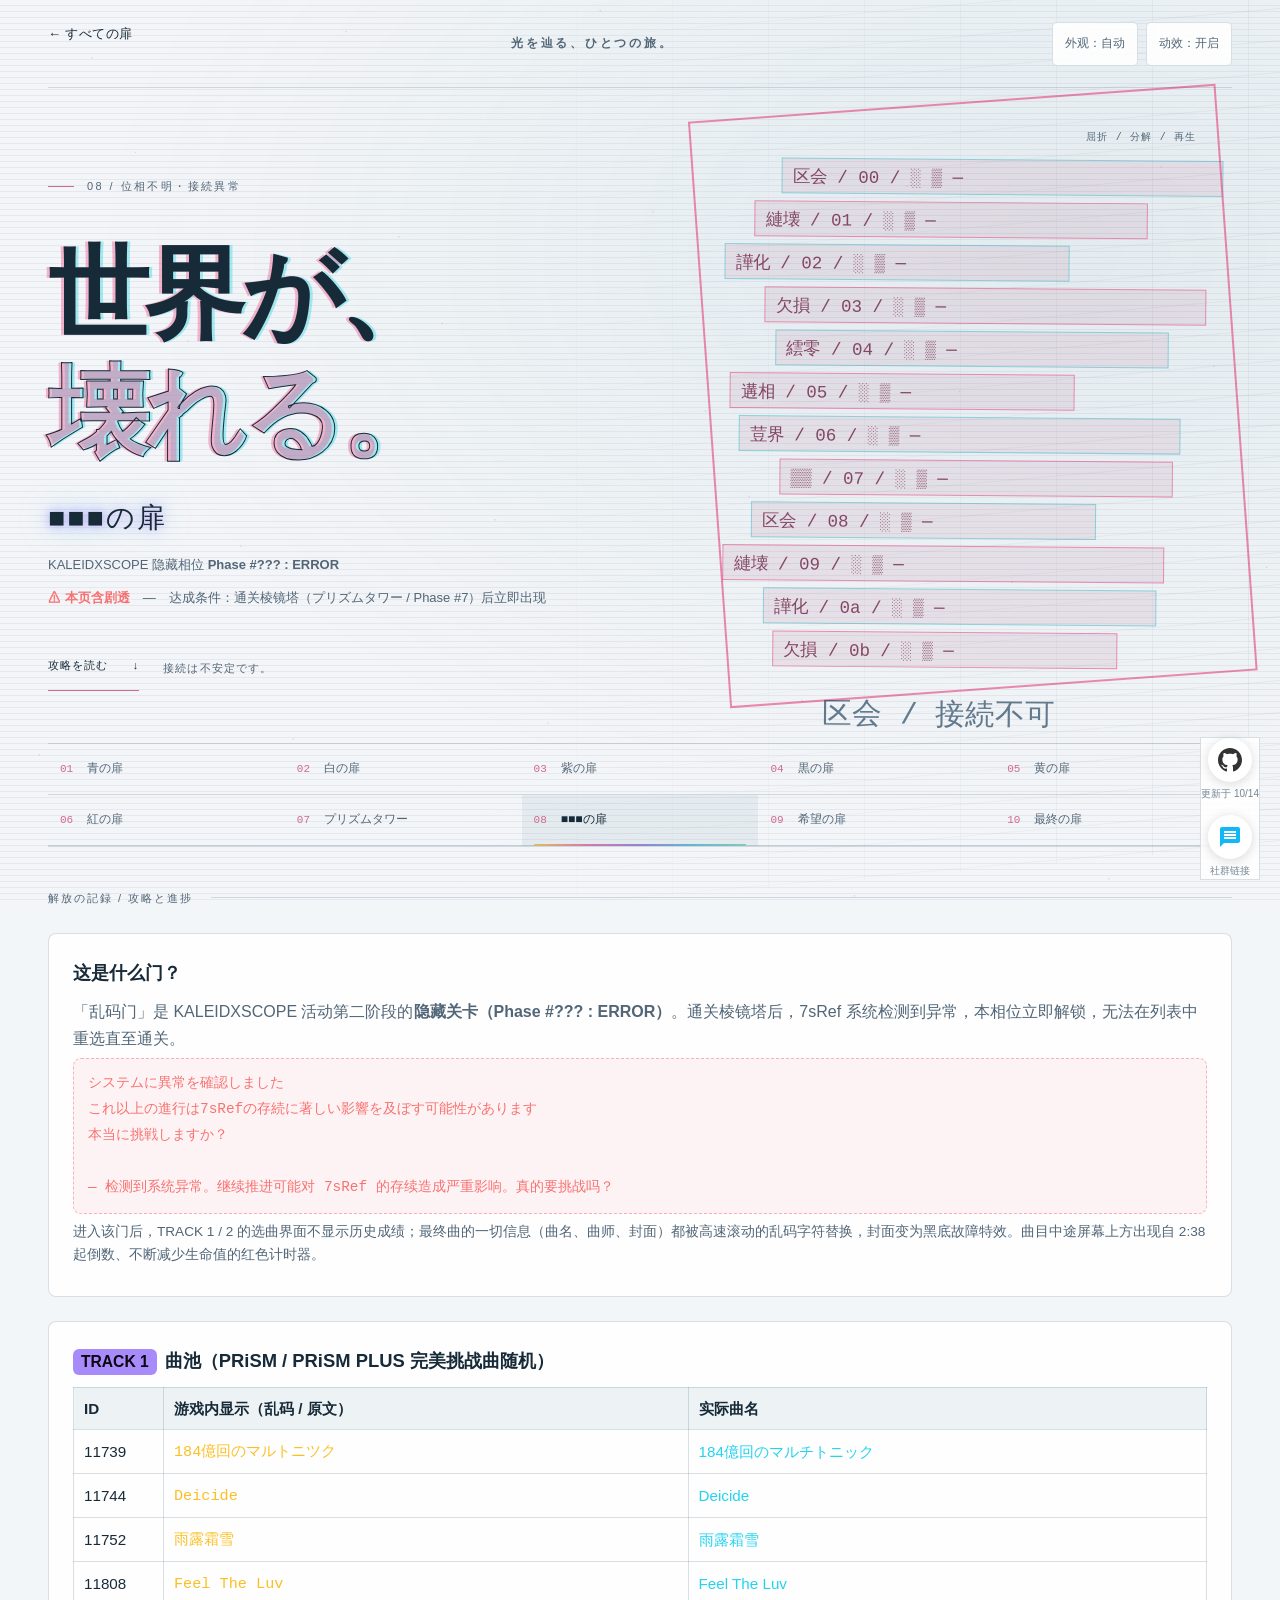
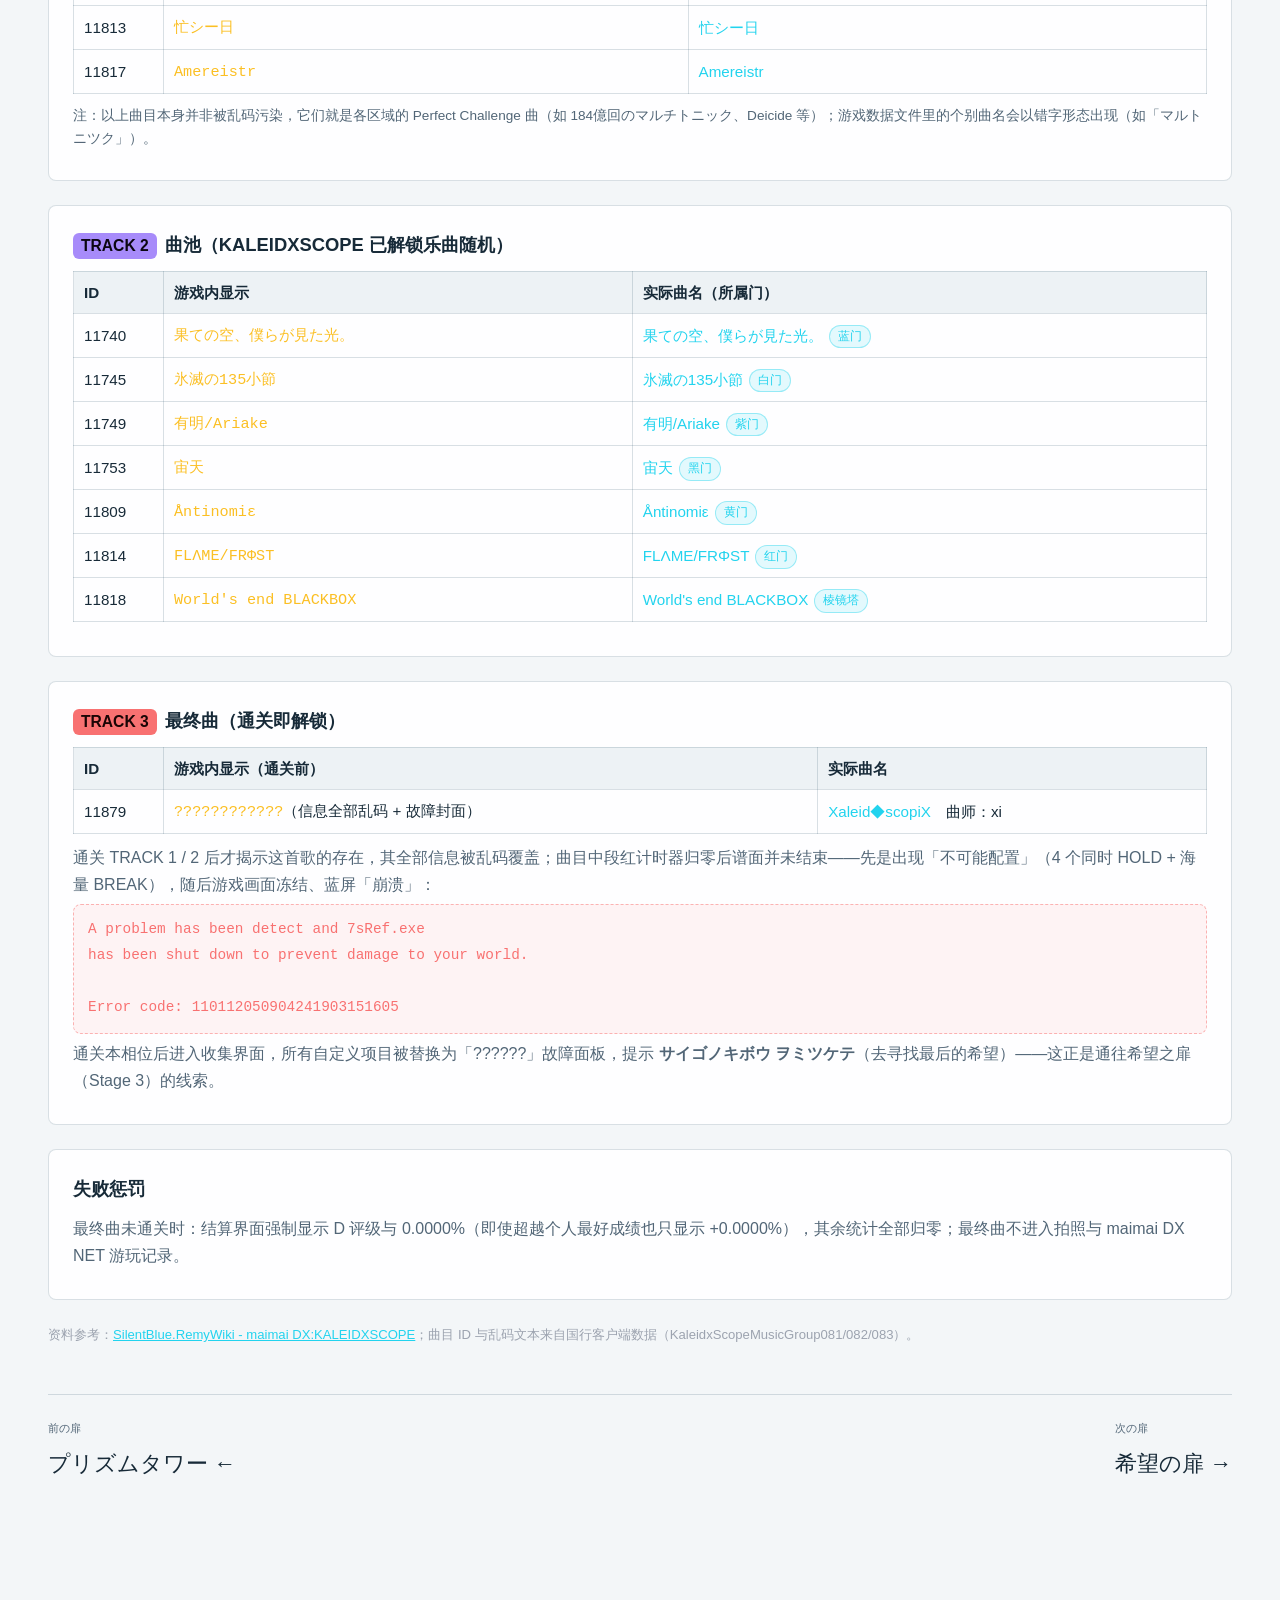
<file: ERRORKALEIDXSCOPE/index.html>
<!DOCTYPE html>
<html lang="zh-CN">
<head>
    <meta charset="UTF-8">
    <meta name="viewport" content="width=device-width, initial-scale=1.0">
    <title>??? - 乱码之门解锁攻略 - KALEIDXSCOPE</title>
    <link rel="icon" type="image/png" href="../favicon.png">
    <link rel="stylesheet" href="../github-footer.css">
    <script src="../site-config.js?v=10-14"></script>
    <script async src="https://s.awmc.cc/script.js" data-website-id="4416a8d7-49f0-4b07-a14a-e82d30716b2a"></script>
    <script async src="https://s.awmc.cc/recorder.js" data-website-id="4416a8d7-49f0-4b07-a14a-e82d30716b2a" data-sample-rate="0.15" data-mask-level="moderate" data-max-duration="1200000"></script>
    <style>
        :root {
            --bg: #050508;
            --panel: rgba(20, 16, 28, 0.82);
            --line: rgba(139, 92, 246, 0.35);
            --accent: #a78bfa;
            --accent2: #22d3ee;
            --danger: #f87171;
            --text: #e5e7eb;
            --muted: #9ca3af;
        }
        * { box-sizing: border-box; }
        body {
            margin: 0;
            min-height: 100vh;
            background: var(--bg);
            color: var(--text);
            font-family: "PingFang SC", "Hiragino Sans GB", "Microsoft YaHei", sans-serif;
            background-image:
                radial-gradient(ellipse 80% 50% at 50% -10%, rgba(124, 58, 237, 0.25), transparent),
                repeating-linear-gradient(0deg, transparent 0 2px, rgba(255,255,255,0.015) 2px 4px);
        }
        .container { max-width: 920px; margin: 0 auto; padding: 24px 16px 80px; }
        .back-home-link {
            display: inline-block; margin-bottom: 16px; color: var(--accent2);
            text-decoration: none; font-size: 0.95em;
        }
        .back-home-link:hover { text-decoration: underline; }
        header { text-align: center; margin-bottom: 28px; }
        h1 {
            font-size: 2em; margin: 8px 0 4px; letter-spacing: 2px;
            color: #fff; text-shadow: 0 0 12px rgba(167,139,250,0.8), 0 0 32px rgba(34,211,238,0.4);
        }
        .glitch { position: relative; display: inline-block; }
        .glitch::before, .glitch::after {
            content: attr(data-text); position: absolute; left: 0; top: 0; width: 100%;
            overflow: hidden; opacity: 0.65;
        }
        .glitch::before { color: #f0f; transform: translate(-2px, 1px); animation: gl1 2.4s infinite steps(1); }
        .glitch::after { color: #0ff; transform: translate(2px, -1px); animation: gl2 3.1s infinite steps(1); }
        @keyframes gl1 { 0%,92% { clip-path: inset(0 0 100% 0); } 93% { clip-path: inset(20% 0 40% 0); } 96% { clip-path: inset(60% 0 10% 0); } 100% { clip-path: inset(0 0 100% 0); } }
        @keyframes gl2 { 0%,90% { clip-path: inset(100% 0 0 0); } 91% { clip-path: inset(45% 0 30% 0); } 95% { clip-path: inset(5% 0 75% 0); } 100% { clip-path: inset(100% 0 0 0); } }
        .subtitle { color: var(--muted); margin: 4px 0; font-size: 0.95em; }
        .subtitle .warn { color: var(--danger); font-weight: bold; }

        .panel {
            background: var(--panel); border: 1px solid var(--line); border-radius: 12px;
            padding: 18px 20px; margin: 18px 0; backdrop-filter: blur(4px);
        }
        .panel h2 { margin: 0 0 10px; font-size: 1.15em; color: var(--accent); }
        .panel p { margin: 6px 0; line-height: 1.7; }
        .errtext {
            font-family: "SF Mono", Menlo, Consolas, monospace; color: var(--danger);
            background: rgba(248,113,113,0.08); border: 1px dashed rgba(248,113,113,0.5);
            border-radius: 8px; padding: 12px 14px; line-height: 1.8; white-space: pre-wrap; font-size: 0.9em;
        }

        table { width: 100%; border-collapse: collapse; margin: 10px 0; font-size: 0.95em; }
        th, td { border: 1px solid rgba(255,255,255,0.12); padding: 8px 10px; text-align: left; }
        th { background: rgba(124,58,237,0.18); color: #ddd; font-weight: 600; }
        td .mojibake {
            font-family: "SF Mono", Menlo, Consolas, monospace; color: #fbbf24; word-break: break-all;
        }
        td .real { color: var(--accent2); }
        .note { color: var(--muted); font-size: 0.85em; }
        .tag {
            display: inline-block; padding: 1px 8px; border-radius: 99px; font-size: 0.78em;
            background: rgba(34,211,238,0.12); border: 1px solid rgba(34,211,238,0.4); color: var(--accent2);
            margin-left: 6px; vertical-align: middle;
        }
        .track-card { border-left: 3px solid var(--accent); }
        .track-card.t3 { border-left-color: var(--danger); }
        .track-card h2 .track-badge {
            display: inline-block; background: var(--accent); color: #0b0612; border-radius: 6px;
            padding: 0 8px; margin-right: 8px; font-size: 0.85em; font-weight: bold;
        }
        .track-card.t3 h2 .track-badge { background: var(--danger); color: #1a0505; }
        .footnote { color: var(--muted); font-size: 0.82em; line-height: 1.7; }
        .footnote a { color: var(--accent2); }
        @media (max-width: 640px) { th, td { padding: 6px; font-size: 0.85em; } }
    </style>
    <link rel="stylesheet" href="../gate-experience.css?v=10-21">
    <link rel="stylesheet" href="../gate-motion.css?v=10-21">
    <script defer src="../gate-site.js?v=10-21"></script>
    <script defer src="../gate-scene.js?v=10-21"></script>
    <script defer src="../gate-motion.js?v=10-21"></script>
    <script src="../gate-boot.js?v=10-21"></script>
</head>
<body>
    <div class="container">
        <a href="../index.html" class="back-home-link" data-umami-event="back-to-home-error">← 返回主页</a>
        <header>
            <h1><span class="glitch" data-text="■■■ 乱码之门 ■■■">■■■ 乱码之门 ■■■</span></h1>
            <p class="subtitle">KALEIDXSCOPE 隐藏相位 <strong>Phase #??? : ERROR</strong></p>
            <p class="subtitle"><span class="warn">⚠ 本页含剧透</span>　—　达成条件：通关棱镜塔（プリズムタワー / Phase #7）后立即出现</p>
        </header>

        <div class="panel">
            <h2>这是什么门？</h2>
            <p>「乱码门」是 KALEIDXSCOPE 活动第二阶段的<strong>隐藏关卡（Phase #??? : ERROR）</strong>。通关棱镜塔后，7sRef 系统检测到异常，本相位立即解锁，无法在列表中重选直至通关。</p>
            <div class="errtext">システムに異常を確認しました
これ以上の進行は7sRefの存続に著しい影響を及ぼす可能性があります
本当に挑戦しますか？

— 检测到系统异常。继续推进可能对 7sRef 的存续造成严重影响。真的要挑战吗？</div>
            <p class="note">进入该门后，TRACK 1 / 2 的选曲界面不显示历史成绩；最终曲的一切信息（曲名、曲师、封面）都被高速滚动的乱码字符替换，封面变为黑底故障特效。曲目中途屏幕上方出现自 2:38 起倒数、不断减少生命值的红色计时器。</p>
        </div>

        <div class="panel track-card">
            <h2><span class="track-badge">TRACK 1</span>曲池（PRiSM / PRiSM PLUS 完美挑战曲随机）</h2>
            <table>
                <tr><th style="width:90px">ID</th><th>游戏内显示（乱码 / 原文）</th><th>实际曲名</th></tr>
                <tr><td>11739</td><td><span class="mojibake">184億回のマルトニツク</span></td><td><span class="real">184億回のマルチトニック</span></td></tr>
                <tr><td>11744</td><td><span class="mojibake">Deicide</span></td><td><span class="real">Deicide</span></td></tr>
                <tr><td>11752</td><td><span class="mojibake">雨露霜雪</span></td><td><span class="real">雨露霜雪</span></td></tr>
                <tr><td>11808</td><td><span class="mojibake">Feel The Luv</span></td><td><span class="real">Feel The Luv</span></td></tr>
                <tr><td>11813</td><td><span class="mojibake">忙シー日</span></td><td><span class="real">忙シー日</span></td></tr>
                <tr><td>11817</td><td><span class="mojibake">Amereistr</span></td><td><span class="real">Amereistr</span></td></tr>
            </table>
            <p class="note">注：以上曲目本身并非被乱码污染，它们就是各区域的 Perfect Challenge 曲（如 184億回のマルチトニック、Deicide 等）；游戏数据文件里的个别曲名会以错字形态出现（如「マルトニツク」）。</p>
        </div>

        <div class="panel track-card">
            <h2><span class="track-badge">TRACK 2</span>曲池（KALEIDXSCOPE 已解锁乐曲随机）</h2>
            <table>
                <tr><th style="width:90px">ID</th><th>游戏内显示</th><th>实际曲名（所属门）</th></tr>
                <tr><td>11740</td><td><span class="mojibake">果ての空、僕らが見た光。</span></td><td><span class="real">果ての空、僕らが見た光。</span><span class="tag">蓝门</span></td></tr>
                <tr><td>11745</td><td><span class="mojibake">氷滅の135小節</span></td><td><span class="real">氷滅の135小節</span><span class="tag">白门</span></td></tr>
                <tr><td>11749</td><td><span class="mojibake">有明/Ariake</span></td><td><span class="real">有明/Ariake</span><span class="tag">紫门</span></td></tr>
                <tr><td>11753</td><td><span class="mojibake">宙天</span></td><td><span class="real">宙天</span><span class="tag">黑门</span></td></tr>
                <tr><td>11809</td><td><span class="mojibake">Åntinomiε</span></td><td><span class="real">Åntinomiε</span><span class="tag">黄门</span></td></tr>
                <tr><td>11814</td><td><span class="mojibake">FLΛME/FRΦST</span></td><td><span class="real">FLΛME/FRΦST</span><span class="tag">红门</span></td></tr>
                <tr><td>11818</td><td><span class="mojibake">World's end BLACKBOX</span></td><td><span class="real">World's end BLACKBOX</span><span class="tag">棱镜塔</span></td></tr>
            </table>
        </div>

        <div class="panel track-card t3">
            <h2><span class="track-badge">TRACK 3</span>最终曲（通关即解锁）</h2>
            <table>
                <tr><th style="width:90px">ID</th><th>游戏内显示（通关前）</th><th>实际曲名</th></tr>
                <tr><td>11879</td><td><span class="mojibake">????????????</span>（信息全部乱码 + 故障封面）</td><td><span class="real">Xaleid◆scopiX</span>　曲师：xi</td></tr>
            </table>
            <p>通关 TRACK 1 / 2 后才揭示这首歌的存在，其全部信息被乱码覆盖；曲目中段红计时器归零后谱面并未结束——先是出现「不可能配置」（4 个同时 HOLD + 海量 BREAK），随后游戏画面冻结、蓝屏「崩溃」：</p>
            <div class="errtext">A problem has been detect and 7sRef.exe
has been shut down to prevent damage to your world.

Error code: 110112050904241903151605</div>
            <p>通关本相位后进入收集界面，所有自定义项目被替换为「??????」故障面板，提示 <strong>サイゴノキボウ ヲミツケテ</strong>（去寻找最后的希望）——这正是通往希望之扉（Stage 3）的线索。</p>
        </div>

        <div class="panel">
            <h2>失败惩罚</h2>
            <p>最终曲未通关时：结算界面强制显示 D 评级与 0.0000%（即使超越个人最好成绩也只显示 +0.0000%），其余统计全部归零；最终曲不进入拍照与 maimai DX NET 游玩记录。</p>
        </div>

        <p class="footnote">资料参考：<a href="https://silentblue.remywiki.com/maimai_DX:KALEIDXSCOPE" target="_blank" rel="noopener noreferrer">SilentBlue.RemyWiki - maimai DX:KALEIDXSCOPE</a>；曲目 ID 与乱码文本来自国行客户端数据（KaleidxScopeMusicGroup081/082/083）。</p>
    </div>

    <div class="github-footer-float">
        <div class="footer-float-item">
            <a href="https://github.com/Michaelwucoc/KALEIDXSCOPE" target="_blank" rel="noopener noreferrer" class="footer-float-link github-footer-link" data-umami-event="github-link" title="GitHub 源码">
                <svg viewBox="0 0 24 24" xmlns="http://www.w3.org/2000/svg"><path d="M12 0c-6.626 0-12 5.373-12 12 0 5.302 3.438 9.8 8.207 11.387.599.111.793-.261.793-.577v-2.234c-3.338.726-4.033-1.416-4.033-1.416-.546-1.387-1.333-1.756-1.333-1.756-1.089-.745.083-.729.083-.729 1.205.084 1.839 1.237 1.839 1.237 1.07 1.834 2.807 1.304 3.492.997.107-.775.418-1.305.762-1.604-2.665-.305-5.467-1.334-5.467-5.931 0-1.311.469-2.381 1.236-3.221-.124-.303-.535-1.524.117-3.176 0 0 1.008-.322 3.301 1.23.957-.266 1.983-.399 3.003-.404 1.02.005 2.047.138 3.006.404 2.291-1.552 3.297-1.23 3.297-1.23.653 1.653.242 2.874.118 3.176.77.84 1.235 1.911 1.235 3.221 0 4.609-2.807 5.624-5.479 5.921.43.372.823 1.102.823 2.222v3.293c0 .319.192.694.801.576 4.765-1.589 8.199-6.086 8.199-11.386 0-6.627-5.373-12-12-12z"/></svg>
            </a>
            <span class="github-footer-update" data-app-version>更新于</span>
        </div>
        <div class="footer-float-item">
            <a href="https://qm.qq.com/q/YyCOXfCveY" target="_blank" rel="noopener noreferrer" class="footer-float-link qq-footer-link" data-umami-event="community-link-footer" title="QQ 社群">
                <svg viewBox="0 0 24 24" xmlns="http://www.w3.org/2000/svg"><path d="M20 2H4c-1.1 0-2 .9-2 2v18l4-4h14c1.1 0 2-.9 2-2V4c0-1.1-.9-2-2-2zm-2 12H6v-2h12v2zm0-3H6V9h12v2zm0-3H6V6h12v2z"/></svg>
            </a>
            <span class="footer-float-label">社群链接</span>
        </div>
    </div>
    <script src="../github-footer.js"></script>
</body>
</html>
</file>
<file: github-footer.css>
/* 浮动角标 - 右下角（QQ 社群 + GitHub） */
.github-footer-float {
    position: fixed;
    right: 20px;
    bottom: 20px;
    z-index: 9999;
    display: flex;
    flex-direction: column;
    align-items: center;
    gap: 12px;
    font-size: 11px;
    color: #666;
    transition: opacity 0.2s;
}

.footer-float-item {
    display: flex;
    flex-direction: column;
    align-items: center;
    gap: 4px;
}

.footer-float-item a:hover {
    opacity: 0.85;
}

@media (prefers-color-scheme: dark) {
    .github-footer-float {
        color: #a0a0a0;
    }
}

.footer-float-link {
    display: flex;
    align-items: center;
    justify-content: center;
    width: 44px;
    height: 44px;
    background: #fff;
    border-radius: 50%;
    box-shadow: 0 2px 12px rgba(0, 0, 0, 0.15);
    transition: transform 0.2s;
    text-decoration: none;
    color: inherit;
}

.footer-float-link:hover {
    transform: scale(1.05);
}

@media (prefers-color-scheme: dark) {
    .footer-float-link {
        background: #3d3d3d;
        box-shadow: 0 2px 12px rgba(0, 0, 0, 0.4);
    }
}

.footer-float-link svg {
    width: 24px;
    height: 24px;
}

.github-footer-link svg {
    fill: #333;
}

.qq-footer-link svg {
    fill: #12b7f5;
}

.kook-footer-link svg {
    fill: #5865f2;
}

@media (prefers-color-scheme: dark) {
    .github-footer-link svg {
        fill: #e0e0e0;
    }
    .qq-footer-link svg {
        fill: #12b7f5;
    }
    .kook-footer-link svg {
        fill: #8ea1ff;
    }
}

.github-footer-update,
.footer-float-label {
    font-size: 10px;
    opacity: 0.8;
    white-space: nowrap;
}

/* 黑门浅色主题 */
body.theme-black .github-footer-float {
    color: #333;
}

body.theme-black .footer-float-link {
    background: #fff;
    box-shadow: 0 2px 12px rgba(0, 0, 0, 0.2);
}

body.theme-black .github-footer-link svg {
    fill: #333;
}

body.theme-black .qq-footer-link svg {
    fill: #12b7f5;
}

body.theme-black .kook-footer-link svg {
    fill: #5865f2;
}

/* 备案号底栏 */
.beian-footer {
    position: fixed;
    left: 0;
    bottom: 0;
    width: 100%;
    text-align: center;
    padding: 8px 12px;
    background: rgba(255, 255, 255, 0.95);
    border-top: 1px solid #eee;
    font-size: 12px;
    color: #999;
    z-index: 9998;
    display: flex;
    align-items: center;
    justify-content: center;
    gap: 4px;
    flex-wrap: wrap;
}

.beian-footer a {
    color: #999;
    text-decoration: none;
    display: inline-flex;
    align-items: center;
    gap: 4px;
}

.beian-footer a:hover {
    color: #333;
}

.beian-divider {
    margin: 0 6px;
    color: #ccc;
}

.beian-police-icon {
    width: 14px;
    height: 14px;
    vertical-align: middle;
}

.beian-icp-icon {
    width: 14px;
    height: 14px;
    vertical-align: middle;
    object-fit: contain;
}

@media (prefers-color-scheme: dark) {
    .beian-footer {
        background: rgba(30, 30, 30, 0.95);
        border-top-color: #333;
        color: #777;
    }
    .beian-footer a {
        color: #777;
    }
    .beian-footer a:hover {
        color: #ccc;
    }
    .beian-divider {
        color: #555;
    }
}
</file>
<file: gate-experience.css>
/* Shared visual language; original guide layout and application IDs stay intact. */
html[data-gate-boot="pending"] body { visibility: hidden; }
body.gate-experience .container { margin: 0 auto; }
body.gate-experience .gate-hero .gate-display { font-family: 'Hiragino Kaku Gothic ProN', 'Yu Gothic', sans-serif; font-weight: 600; letter-spacing: -.045em; line-height: 1.18; }
body.gate-experience .gate-journey { display: grid; grid-template-columns: repeat(5, minmax(0, 1fr)); }
body.gate-experience .gate-journey a { padding: 15px 12px; border: 0; border-bottom: 1px solid var(--gate-line); min-width: 0; }
.gate-door-list { display: flex; flex-direction: column; margin: 0 0 48px; }
.gate-door { display: grid; grid-template-columns: 60px 1fr 222px 48px; gap: 24px; align-items: center; padding: 24px 20px; border-bottom: 1px solid var(--gate-line); color: var(--gate-ink); text-decoration: none; background: var(--gate-panel); transition: transform .35s, background .35s; }
.gate-door:first-child { border-top: 1px solid var(--gate-line); }
.gate-door:hover { transform: translateX(6px); background: var(--gate-inset); }
.gate-door-number { font: 13px monospace; color: var(--gate-muted); }
.gate-door-text strong { display: block; font-size: 24px; font-weight: 500; letter-spacing: .05em; }
.gate-door-text small { color: var(--gate-muted); font-size: 11px; letter-spacing: .12em; }
.gate-door img { width: 222px; height: auto; opacity: .9; }
.gate-door-arrow { font-size: 26px; font-weight: 300; }
.gate-error-seal { font: 18px monospace; letter-spacing: .2em; color: #d86788; }
.gate-continuation { display: flex; justify-content: space-between; gap: 20px; margin: 48px 0 0; padding: 24px 0; border-top: 1px solid var(--gate-line); }
.gate-continuation a { color: var(--gate-ink); text-decoration: none; font-size: 22px; }
.gate-continuation small { display: block; color: var(--gate-muted); font-size: 11px; margin-bottom: 8px; }
body.gate-experience :is(.panel, .filter-section, .background-notice, .info-section, .community-section) { background: var(--gate-panel); border: 1px solid var(--gate-line); color: var(--gate-ink); border-radius: 8px; padding: 24px; margin: 0 0 24px; box-shadow: none; }
body.gate-experience :is(.panel h2, .info-section h2, .community-section h2) { color: var(--gate-ink); }
body.gate-experience :is(.panel p, .info-section p, .community-section p, .progress-text, .filter-label) { color: var(--gate-muted); }
body.gate-experience :is(select, input[type='text'], input[type='number']) { background: var(--gate-inset); color: var(--gate-ink); border-color: var(--gate-line); }
body.gate-experience :is(th, td) { border-color: var(--gate-line); }
body.gate-experience th { background: var(--gate-inset); color: var(--gate-ink); }
body.gate-experience .panel { overflow-x: auto; }
body.gate-experience :is(.progress-bar, .progress-container) { background: var(--gate-inset); }
body.gate-experience .theme-blue, body.gate-experience.theme-blue { --gate-accent: #3689bf; }
body.gate-experience.theme-white { --gate-accent: #7d8b9d; }
body.gate-experience.theme-purple { --gate-accent: #a37fd0; }
body.gate-experience.theme-black { --gate-accent: #8b92a5; }
body.gate-experience.theme-yellow { --gate-accent: #b49422; }
body.gate-experience.theme-red { --gate-accent: #d16d81; }
body.gate-experience.theme-error { --gate-accent: #cf6a92; }
body.gate-experience.theme-error[data-appearance='dark'] { --gate-bg: #100b17; --gate-panel: rgba(26,17,33,.94); --gate-inset: #22162c; --gate-line: rgba(210,130,181,.2); }
body.theme-error .gate-grid { transform: skewY(-5deg); background-size: 96px 32px; }
body.theme-error .gate-display { text-shadow: -3px 0 rgba(241,83,138,.4), 3px 0 rgba(46,216,229,.4); }
body.theme-error .gate-atmosphere::after { content: ''; position: absolute; inset: 0; background: repeating-linear-gradient(transparent 0 5px, rgba(122,54,132,.08) 5px 6px); }
body[data-motion='paused'] *, body[data-motion='paused'] *::before, body[data-motion='paused'] *::after { animation-play-state: paused !important; }
@media (max-width: 760px) {
    body.gate-experience .gate-journey { grid-template-columns: repeat(2, minmax(0, 1fr)); }
    .gate-door { grid-template-columns: 26px 1fr 30px; gap: 12px; padding: 22px 12px; }
    .gate-door img, .gate-door .gate-error-seal { display: none; }
    .gate-door-text strong { font-size: 21px; }
    .gate-continuation a { font-size: 17px; }
}

body.gate-experience {
    --gate-bg: #f3f6f8;
    --gate-ink: #172a38;
    --gate-muted: #526677;
    --gate-accent: #24758b;
    --gate-line: rgba(44, 82, 105, .18);
    --gate-panel: rgba(255, 255, 255, .88);
    --gate-inset: #edf2f5;
    --gate-soft: rgba(38, 117, 139, .08);
    --gate-spectrum: linear-gradient(110deg, #ddbd64, #d779aa, #9582cf, #65b7d0, #87c9b7);
    color-scheme: light;
    padding: 0 32px 110px;
    background: var(--gate-bg);
    color: var(--gate-ink);
    line-height: 1.65;
    isolation: isolate;
    font-size: 16px;
    -webkit-font-smoothing: antialiased;
}
body.gate-experience.theme-hope { --gate-accent: #665399; --gate-soft: rgba(102, 83, 153, .07); }
body.gate-experience.theme-final { --gate-accent: #446b88; --gate-soft: rgba(68, 107, 136, .08); }
@media (prefers-color-scheme: dark) {
    body.gate-experience:not([data-appearance="light"]) {
        --gate-bg: #09131e;
        --gate-ink: #e9f0f4;
        --gate-muted: #a0b1c0;
        --gate-accent: #92d7e5;
        --gate-line: rgba(185, 214, 232, .17);
        --gate-panel: rgba(15, 28, 41, .93);
        --gate-inset: #162534;
        --gate-soft: rgba(146, 215, 229, .07);
        color-scheme: dark;
    }
    body.gate-experience.theme-hope:not([data-appearance="light"]) { --gate-bg: #111321; --gate-accent: #c5b3ec; }
    body.gate-experience.theme-final:not([data-appearance="light"]) { --gate-bg: #0d111b; --gate-accent: #b8d4e6; }
}
body.gate-experience[data-appearance="dark"] {
    --gate-bg: #09131e;
    --gate-ink: #e9f0f4;
    --gate-muted: #a0b1c0;
    --gate-accent: #92d7e5;
    --gate-line: rgba(185, 214, 232, .17);
    --gate-panel: rgba(15, 28, 41, .93);
    --gate-inset: #162534;
    --gate-soft: rgba(146, 215, 229, .07);
    color-scheme: dark;
}
body.gate-experience.theme-hope[data-appearance="dark"] { --gate-bg: #111321; --gate-accent: #c5b3ec; }
body.gate-experience.theme-final[data-appearance="dark"] { --gate-bg: #0d111b; --gate-accent: #b8d4e6; }
.gate-atmosphere { position: fixed; inset: 0; z-index: -1; pointer-events: none; overflow: hidden; }
.gate-atmosphere::before {
    content: ''; position: absolute; inset: 0;
    background: radial-gradient(ellipse at 82% 28%, var(--gate-soft), transparent 65%);
}
#gate-canvas { position: absolute; inset: 0; }
.gate-grid {
    position: absolute; inset: 0; opacity: .35;
    background-image: linear-gradient(var(--gate-line) 1px, transparent 1px), linear-gradient(90deg, var(--gate-line) 1px, transparent 1px);
    background-size: 96px 96px;
    mask-image: linear-gradient(90deg, transparent 30%, #000 100%);
}
.gate-scroll-progress {
    position: fixed; z-index: 1200; top: 0; left: 0; width: 100%; height: 2px;
    background: var(--gate-spectrum); transform: scaleX(0); transform-origin: left; pointer-events: none;
}
body.gate-experience .container {
    width: 100%; max-width: 1184px; padding: 0; background: transparent;
    border: 0; border-radius: 0; box-shadow: none;
}
.gate-topbar {
    min-height: 88px; display: flex; align-items: center; justify-content: space-between;
    gap: 20px; border-bottom: 1px solid var(--gate-line);
}
body.gate-experience .gate-topbar .back-home-link {
    position: static; padding: 9px 0; min-height: 44px;
    color: var(--gate-ink); font-size: 13px; letter-spacing: .03em; border-radius: 0;
}
body.gate-experience .gate-topbar .back-home-link:hover { color: var(--gate-accent); background: transparent; }
.gate-wordmark { font-size: 12px; font-weight: 600; letter-spacing: .23em; color: var(--gate-muted); }
.gate-settings { display: flex; gap: 8px; }
.gate-settings button {
    border: 1px solid var(--gate-line); color: var(--gate-muted); background: var(--gate-panel);
    padding: 8px 12px; font: inherit; font-size: 12px; min-height: 44px; border-radius: 5px; cursor: pointer;
    transition: border-color .25s, color .25s;
}
.gate-settings button:hover { border-color: var(--gate-accent); color: var(--gate-ink); }
body.gate-experience :is(button, a, input):focus-visible { outline: 2px solid var(--gate-accent); outline-offset: 5px; }
body.gate-experience .gate-hero {
    min-height: 655px; position: relative; text-align: left; margin: 0;
    padding: 78px 0 52px; display: flex; flex-direction: column; align-items: flex-start;
}
.gate-eyebrow { display: flex; align-items: center; gap: 13px; font-size: 11px; letter-spacing: .22em; color: var(--gate-muted); }
.gate-eyebrow::before { content: ''; width: 26px; height: 1px; background: var(--gate-accent); }
body.gate-experience .gate-hero .gate-display {
    font-family: 'Hiragino Kaku Gothic ProN', 'Yu Gothic', sans-serif;
    font-size: clamp(68px, 7.9vw, 112px); font-weight: 600; line-height: 1.18; letter-spacing: -.045em;
    margin: 28px 0 25px; color: var(--gate-ink); background: none; -webkit-text-fill-color: currentColor;
    text-wrap: balance;
}
.gate-display span { display: block; }
.gate-display .gate-display-outline { -webkit-text-stroke: 1px var(--gate-ink); color: transparent; -webkit-text-fill-color: transparent; }
body.gate-experience .gate-hero .gate-hero-title {
    color: var(--gate-ink); font-size: clamp(21px, 2.2vw, 29px); letter-spacing: .08em; font-weight: 500;
    margin: 0 0 12px; line-height: 1.4; background: none; -webkit-text-fill-color: currentColor;
}
body.gate-experience header .subtitle { font-size: 13px; color: var(--gate-muted); line-height: 1.9; max-width: 540px; text-wrap: pretty; }
.gate-hero-art {
    position: absolute; right: 3%; bottom: 67px; width: 222px;
    border: 1px solid var(--gate-line); padding: 7px; background: var(--gate-panel); border-radius: 3px;
}
.gate-hero-art img { display: block; width: 100%; height: auto; }
.gate-hero-art figcaption { color: var(--gate-muted); font-size: 9px; letter-spacing: .13em; padding: 7px 2px 0; }
.gate-hero-bottom { display: flex; align-items: center; gap: 24px; margin-top: 32px; font-size: 11px; color: var(--gate-muted); letter-spacing: .1em; }
.gate-explore { color: var(--gate-ink); text-decoration: none; border-bottom: 1px solid var(--gate-accent); padding: 9px 0; min-height: 44px; }
.gate-explore span { display: inline-block; margin-left: 20px; }
.gate-coordinate { position: absolute; right: 3%; top: 42px; font: 10px/1.6 monospace; letter-spacing: .12em; color: var(--gate-muted); }
.gate-section-marker {
    margin-bottom: 26px; display: flex; align-items: center; gap: 18px;
    color: var(--gate-muted); font-size: 11px; letter-spacing: .18em; scroll-margin-top: 30px;
}
.gate-section-marker::after { content: ''; height: 1px; background: var(--gate-line); flex: 1; }
.gate-journey { display: flex; border-top: 1px solid var(--gate-line); border-bottom: 1px solid var(--gate-line); margin: 0 0 42px; }
.gate-journey a {
    flex: 1; display: flex; align-items: center; gap: 14px; padding: 17px 20px;
    color: var(--gate-muted); text-decoration: none; font-size: 12px; transition: background .3s;
}
.gate-journey a + a { border-left: 1px solid var(--gate-line); }
.gate-journey a:hover { background: var(--gate-soft); color: var(--gate-ink); }
.gate-journey a[aria-current="page"] { color: var(--gate-ink); background: var(--gate-soft); }
.gate-journey span { font: 11px monospace; color: var(--gate-accent); }
body.gate-experience :is(.countdown-section, .schedule-section, .requirements-section, .gate-challenge-section, .reference-section, .remaining-section) {
    background: var(--gate-panel); border: 1px solid var(--gate-line); border-radius: 8px;
    box-shadow: 0 8px 32px rgba(0, 0, 0, .025); padding: 28px; margin-bottom: 24px;
}
body.gate-experience .countdown-section {
    display: grid; grid-template-columns: 1fr auto; text-align: left; align-items: center;
    column-gap: 24px; padding: 28px 34px;
}
body.gate-experience .countdown-section .countdown-title { font-size: 17px; margin: 0 0 4px; color: var(--gate-ink); }
body.gate-experience .countdown-note { text-align: left; grid-column: 1; grid-row: 2; font-size: 12px; color: var(--gate-muted); font-weight: 400; margin: 0; }
body.gate-experience .countdown-display { grid-column: 2; grid-row: 1 / 4; gap: 26px; margin: 0; }
body.gate-experience .countdown-unit { min-width: 48px; }
body.gate-experience .countdown-value { font-size: 36px; font-weight: 400; line-height: 1.2; color: var(--gate-ink); letter-spacing: -.03em; }
body.gate-experience .countdown-label { font-size: 10px; color: var(--gate-muted); margin-top: 5px; }
body.gate-experience .countdown-status { font-size: 12px; color: var(--gate-muted); font-weight: 400; }
body.gate-experience .countdown-section.open { border-color: #5a967c; }
body.gate-experience :is(.section-title, .schedule-header h2, .requirements-section h2, .reference-section-title, .gate-challenge-title, .remaining-section h2, .modal-header h2) {
    color: var(--gate-ink); font-size: 20px; font-weight: 600; letter-spacing: -.02em;
}
body.gate-experience :is(.subtitle, .requirements-list, .activation-card span, .song-details, .song-detail-hint, .timeline-note, .schedule-switch-note, .reference-song-id, .gate-challenge-desc, .legend-hint, .stat-label, .filter-section label, .empty-message) { color: var(--gate-muted); }
body.gate-experience :is(.activation-card, .stat-card, .song-card, .reference-item, .remaining-item, .gate-song-chip, .gate-challenge-body, .modal-content, .player-sync-panel) {
    color: var(--gate-ink); background: var(--gate-inset); border-color: var(--gate-line); border-radius: 6px;
}
body.gate-experience :is(.activation-card strong, .song-name, .stat-number, .reference-song-name, .reference-block-title, .timeline-title, .gate-track-title, .gate-chip-name, .gate-song-chip.selected .gate-chip-name, .modal-body p) { color: var(--gate-ink); }
body.gate-experience .reference-block-title { font-size: 15px; font-weight: 500; }
body.gate-experience .song-card:hover { border-color: var(--gate-accent); box-shadow: 0 6px 18px rgba(0,0,0,.07); }
body.gate-experience .song-card.completed { background: var(--gate-soft); border-color: #5a967c; }
body.gate-experience .song-card.completed .song-name { color: var(--gate-ink); }
body.gate-experience :is(.btn-info, .btn-primary, .bilibili-btn, .toggle-btn.active) { color: var(--gate-bg); background: var(--gate-accent); border-color: var(--gate-accent); }
body.gate-experience :is(.btn-secondary, .gate-challenge-toggle, .toggle-btn:not(.active)) { color: var(--gate-ink); background: var(--gate-inset); border-color: var(--gate-line); }
body.gate-experience .gate-song-chip.selected { background: var(--gate-soft); border-color: var(--gate-accent); box-shadow: none; }
body.gate-experience :is(.song-detail-tag, .song-detail-hint) { color: var(--gate-muted); background: var(--gate-inset); border-color: var(--gate-line); }
body.gate-experience .song-checkbox input { accent-color: var(--gate-accent); }
body.gate-experience .stat-card { border-width: 1px; }
body.gate-experience .stat-number { font-weight: 500; }
body.gate-experience .modal-header { border-color: var(--gate-line); }
body.gate-experience .community-section { background: transparent; border-color: var(--gate-line); }
body.gate-experience .community-link { color: var(--gate-accent); }
body.gate-experience .github-footer-float { background: var(--gate-panel); border: 1px solid var(--gate-line); color: var(--gate-muted); box-shadow: none; }
body.gate-experience .footer-float-label { color: var(--gate-muted); }
@media (max-width: 760px) {
    body.gate-experience { padding: 0 20px 100px; }
    .gate-topbar { min-height: 76px; gap: 10px; }
    .gate-wordmark { display: none; }
    .gate-settings { gap: 5px; }
    .gate-settings button { padding: 7px 9px; font-size: 11px; }
    body.gate-experience .gate-hero { min-height: 640px; padding-top: 60px; }
    body.gate-experience .gate-hero .gate-display { font-size: clamp(62px, 12vw, 90px); margin-top: 32px; }
    .gate-coordinate { top: 18px; right: 0; font-size: 8px; }
    .gate-hero-art { right: 0; bottom: 35px; width: 175px; }
    .gate-hero-bottom { margin-top: 24px; gap: 12px; flex-direction: column; align-items: flex-start; }
    .gate-journey a { padding: 14px 8px; gap: 6px; font-size: 11px; justify-content: center; }
    body.gate-experience :is(.countdown-section, .schedule-section, .requirements-section, .gate-challenge-section, .reference-section) { padding: 20px; }
    body.gate-experience .countdown-section { display: block; text-align: left; }
    body.gate-experience .countdown-display { justify-content: flex-start; gap: 26px; margin: 20px 0 0; }
    body.gate-experience .countdown-value { font-size: 30px; }
    .gate-section-marker { font-size: 10px; gap: 12px; }
    #gate-canvas { opacity: .65; }
    body.gate-experience .github-footer-float {
        position: static; flex-direction: row; justify-content: center; flex-wrap: wrap;
        gap: 20px; margin: 36px auto 0; padding: 16px; max-width: 350px; border-radius: 6px;
    }
    body.gate-experience .footer-float-link { background: var(--gate-inset); color: var(--gate-ink); box-shadow: none; }
}
@media (max-width: 420px) {
    .gate-hero-art { width: 140px; bottom: 20px; }
    body.gate-experience .gate-hero { min-height: 650px; }
    body.gate-experience header .subtitle { max-width: 95%; }
    .gate-hero-bottom > span { font-size: 9px; letter-spacing: .02em; }
}
body.gate-experience.theme-blue[data-appearance] { --gate-accent: #63b9eb; }
body.gate-experience.theme-white[data-appearance] { --gate-accent: #9baabf; }
body.gate-experience.theme-purple[data-appearance] { --gate-accent: #b296df; }
body.gate-experience.theme-black[data-appearance] { --gate-accent: #909bb7; }
body.gate-experience.theme-yellow[data-appearance] { --gate-accent: #c3a437; }
body.gate-experience.theme-red[data-appearance] { --gate-accent: #df8da0; }
body.gate-experience.theme-error[data-appearance] { --gate-accent: #cf6a92; }
@media (prefers-reduced-motion: reduce) {
    body.gate-experience *, body.gate-experience *::before, body.gate-experience *::after {
        animation: none !important; transition: none !important; scroll-behavior: auto !important;
    }
}

/* Home: the legacy white/grey door panel ignored the chosen appearance and boxed the list in. */
body.gate-experience .doors-section { background: transparent; padding: 0; }
body.gate-experience .community-section { text-align: center; }
body.gate-experience .community-link { color: var(--gate-bg); background: var(--gate-accent); font-weight: 600; }
body.gate-experience .community-link:hover { background: var(--gate-ink); color: var(--gate-bg); }
body.gate-experience .gate-door:focus-visible { outline-offset: -2px; }
@media (max-width: 760px) {
    /* The hero no longer reserves a fixed 640px; the art card flows below the copy. */
    body.gate-experience .gate-hero { min-height: 0; padding: 56px 0 40px; }
    body.gate-experience .gate-hero .gate-hero-art { position: relative; right: auto; bottom: auto; margin-top: 28px; width: 200px; }
    body.gate-experience .stats { grid-template-columns: repeat(3, minmax(0, 1fr)); }
    /* The sticky mobile toolbar keeps its position but follows the gate palette instead of fixed black. */
    body.gate-experience .controls { background: color-mix(in srgb, var(--gate-panel) 94%, transparent) !important; border: 1px solid var(--gate-line); }
    body.gate-experience .controls .player-sync-status { color: var(--gate-muted); }
}
@media (max-width: 420px) {
    body.gate-experience .gate-hero { min-height: 0; }
}
</file>
<file: gate-motion.css>
/* Kaleidoscope motion layer. Every hidden starting pose is gated on [data-motion="active"],
   so pausing motion or preferring reduced motion always leaves content fully visible. */

/* ---------- Iris curtain ---------- */
html[data-kx-iris]::after {
    content: ''; position: fixed; inset: 0; z-index: 10001; background: #0b1119;
    /* Fallback: never leave the cover up if the motion script fails to load. */
    animation: kx-cover-release 0s linear 3s forwards;
}
@keyframes kx-cover-release { to { visibility: hidden; } }
.kx-iris { position: fixed; inset: 0; z-index: 10000; pointer-events: none; overflow: hidden; }
.kx-iris.is-idle { visibility: hidden; }
.kx-blade {
    position: absolute; left: 50%; top: 50%; width: 300vmax; height: 300vmax; margin: -150vmax 0 0 -150vmax;
    clip-path: polygon(50% 50%, 35.5% 0, 64.5% 0);
    background: linear-gradient(to top, hsl(var(--h) 38% 9%) 50%, hsl(var(--h) 52% 22%) 58%, hsl(var(--h) 70% 48%) 72%, hsl(var(--h) 80% 76%));
    transform: rotate(calc(var(--i) * 30deg)) translateY(0);
    transition: transform .4s cubic-bezier(.55, 0, .45, 1), opacity .4s;
    transition-delay: calc((11 - var(--i)) * 8ms);
}
.kx-blade:nth-child(odd) { filter: brightness(1.18) saturate(1.1); }
.kx-iris.is-open .kx-blade {
    transform: rotate(calc(var(--i) * 30deg + 52deg)) translateY(-52%);
    transition: transform 1.15s cubic-bezier(.16, 1, .3, 1), opacity 1.15s;
    transition-delay: calc(var(--i) * 26ms);
}
.kx-iris.is-quick.is-open .kx-blade { transition-duration: .8s; transition-delay: calc(var(--i) * 14ms); }
.kx-iris-core {
    position: absolute; left: 50%; top: 50%; transform: translate(-50%, -50%);
    display: flex; flex-direction: column; align-items: center; gap: 18px;
    color: #eaf6ff; transition: opacity .45s, transform .9s cubic-bezier(.16, 1, .3, 1);
}
.kx-iris-core svg { width: 108px; height: 108px; overflow: visible; animation: kx-core-spin 4s linear infinite; }
.kx-iris-core polygon {
    fill: none; stroke: #f2f8ff; stroke-width: 1.4; stroke-linejoin: round;
    stroke-dasharray: 260; stroke-dashoffset: 260; animation: kx-draw .9s cubic-bezier(.65, 0, .35, 1) forwards;
    filter: drop-shadow(0 0 6px rgba(160, 220, 255, .8));
}
.kx-iris-core polygon:nth-child(2) { stroke: #f6a6d3; animation-delay: .15s; }
.kx-iris-core polygon:nth-child(3) { stroke: #8fe3f0; animation-delay: .25s; }
.kx-iris-core span {
    font: 600 13px/1 ui-monospace, monospace; letter-spacing: .6em; padding-left: .6em;
    background: linear-gradient(90deg, #ddbd64, #d779aa, #9582cf, #65b7d0, #87c9b7, #ddbd64) 0 0 / 200% 100%;
    -webkit-background-clip: text; background-clip: text; color: transparent;
    animation: kx-spectrum 1.6s linear infinite, kx-fade-in .6s .3s both;
}
.kx-iris.is-quick .kx-iris-core, .kx-iris.is-closing .kx-iris-core { opacity: 0; }
.kx-iris.is-closing .kx-iris-core { opacity: 1; transition-delay: .25s; }
.kx-iris.is-open .kx-iris-core { opacity: 0; transform: translate(-50%, -50%) scale(1.6); }
@keyframes kx-draw { to { stroke-dashoffset: 0; } }
@keyframes kx-core-spin { to { transform: rotate(360deg); } }
@keyframes kx-spectrum { to { background-position: -200% 0; } }
@keyframes kx-fade-in { from { opacity: 0; } }

/* ---------- Hero ---------- */
.gate-display span.kx-char { display: inline-block; white-space: pre; }
body.kx-motion[data-motion="active"]:not(.kx-ready) :is(.kx-char, .kx-hero-item) { opacity: 0; }
body.kx-ready[data-motion="active"] .kx-char {
    animation: kx-rise 1.05s cubic-bezier(.16, 1, .3, 1) both;
    animation-delay: calc(var(--d) * 55ms);
    transform-origin: 50% 100%;
}
body.kx-ready[data-motion="active"] .kx-hero-item {
    animation: kx-lift .9s cubic-bezier(.16, 1, .3, 1) backwards;
    animation-delay: calc(240ms + var(--d) * 90ms);
}
@keyframes kx-rise {
    from { opacity: 0; transform: translateY(.55em) rotateX(-80deg) scale(.9); filter: blur(10px); }
    60% { filter: blur(0); }
    to { opacity: 1; transform: none; filter: none; }
}
@keyframes kx-lift { from { opacity: 0; transform: translateY(18px); } }
/* A slow wave of refracted light travels through the title, one glyph at a time. */
body.gate-experience .gate-display { perspective: 600px; }
body.kx-ready[data-motion="active"] .gate-display span:not(.gate-display-outline) > .kx-char {
    animation: kx-rise 1.05s cubic-bezier(.16, 1, .3, 1) calc(var(--d) * 55ms) both,
        kx-wave-fill 8s ease-in-out calc(1.8s + var(--d) * 85ms) infinite;
}
body.kx-ready[data-motion="active"] .gate-display .gate-display-outline > .kx-char {
    animation: kx-rise 1.05s cubic-bezier(.16, 1, .3, 1) calc(var(--d) * 55ms) both,
        kx-wave-stroke 8s ease-in-out calc(1.8s + var(--d) * 85ms) infinite;
}
@keyframes kx-wave-fill {
    0%, 16%, 100% { -webkit-text-fill-color: var(--gate-ink); }
    4% { -webkit-text-fill-color: #d4a93a; }
    8% { -webkit-text-fill-color: #d36aa4; }
    12% { -webkit-text-fill-color: #4fa9cc; }
}
@keyframes kx-wave-stroke {
    0%, 16%, 100% { -webkit-text-stroke-color: var(--gate-ink); }
    4% { -webkit-text-stroke-color: #d4a93a; }
    8% { -webkit-text-stroke-color: #d36aa4; }
    12% { -webkit-text-stroke-color: #4fa9cc; }
}
body.theme-error .kx-char { font-family: inherit; }

/* ---------- Scroll reveal ---------- */
body[data-motion="active"] .kx-reveal:not(.kx-in) { opacity: 0; }
body[data-motion="active"] .kx-reveal.kx-in { animation: kx-reveal .85s cubic-bezier(.16, 1, .3, 1) var(--kx-delay, 0ms) backwards; }
@keyframes kx-reveal {
    from { opacity: 0; transform: translateY(34px) scale(.985); clip-path: inset(0 0 18% 0 round 8px); }
    to { opacity: 1; transform: none; clip-path: inset(0 0 0 0 round 0); }
}

/* ---------- Light-follow spotlight & holographic tilt ---------- */
html body.gate-experience[data-motion="active"] .kx-lit.kx-lit {
    background-image: radial-gradient(circle at var(--kx-mx) var(--kx-my), color-mix(in srgb, var(--gate-accent) 22%, transparent), transparent 55%);
}
html body.gate-experience[data-motion="active"] .gate-door.kx-lit {
    background-image: radial-gradient(520px circle at var(--kx-mx) var(--kx-my), color-mix(in srgb, var(--gate-accent) 16%, transparent), transparent 60%);
}
body.gate-experience .gate-door { position: relative; overflow: hidden; }
body.gate-experience .gate-door::before {
    content: ''; position: absolute; left: 0; top: 0; bottom: 0; width: 3px; background: var(--gate-spectrum);
    transform: scaleY(0); transform-origin: top; transition: transform .45s cubic-bezier(.16, 1, .3, 1);
}
body.gate-experience .gate-door:hover::before, body.gate-experience .gate-door:focus-visible::before { transform: scaleY(1); }
body.gate-experience .gate-door img { transition: transform .5s cubic-bezier(.16, 1, .3, 1), filter .5s, opacity .5s; }
body.gate-experience[data-motion="active"] .gate-door.kx-lit img {
    transform: perspective(500px) rotateX(var(--kx-rx, 0deg)) rotateY(var(--kx-ry, 0deg)) scale(1.06);
    filter: saturate(1.25) drop-shadow(0 10px 18px rgba(0,0,0,.18)); opacity: 1;
}
body.gate-experience .gate-door-arrow { transition: transform .45s cubic-bezier(.16, 1, .3, 1), color .3s; }
body.gate-experience .gate-door:hover .gate-door-arrow { transform: translate(4px, -4px) rotate(8deg); color: var(--gate-accent); }
body.gate-experience .gate-door-text strong { transition: letter-spacing .5s cubic-bezier(.16, 1, .3, 1); }
body.gate-experience .gate-door:hover .gate-door-text strong { letter-spacing: .12em; }
body.gate-experience .gate-hero-art { transition: transform .5s cubic-bezier(.16, 1, .3, 1), box-shadow .5s; overflow: hidden; }
body.gate-experience[data-motion="active"] .gate-hero-art.kx-lit {
    transform: perspective(700px) rotateX(var(--kx-rx, 0deg)) rotateY(var(--kx-ry, 0deg)) scale(1.04);
    box-shadow: 0 18px 40px rgba(0, 0, 0, .14);
}
body.gate-experience .gate-hero-art::after {
    content: ''; position: absolute; inset: 0; pointer-events: none; mix-blend-mode: overlay; opacity: 0; transition: opacity .4s;
    background: linear-gradient(115deg, transparent 20%, rgba(255,0,170,.45) 36%, rgba(0,255,230,.45) 48%, rgba(255,240,0,.4) 60%, transparent 76%);
    background-size: 250% 250%; background-position: calc(100% - var(--kx-mx, 50%)) calc(100% - var(--kx-my, 50%));
}
body.gate-experience[data-motion="active"] .gate-hero-art.kx-lit::after { opacity: 1; }
body.gate-experience :is(.song-card, .run-song-card, .stat-card, .gate-song-chip, .reference-item) {
    transition: transform .35s cubic-bezier(.16, 1, .3, 1), border-color .3s, box-shadow .35s, background-color .3s;
}
body.gate-experience[data-motion="active"] :is(.song-card, .run-song-card, .stat-card).kx-lit {
    transform: perspective(900px) rotateX(calc(var(--kx-rx, 0deg) * .4)) rotateY(calc(var(--kx-ry, 0deg) * .4)) translateY(-3px);
}
body.gate-experience :is(.song-card, .run-song-card) { cursor: pointer; }
body.gate-experience :is(.song-card, .run-song-card) :is(.song-name, .song-details) { user-select: text; cursor: pointer; }
body.gate-experience .song-card.completed::after {
    content: '✓'; position: absolute; right: 12px; bottom: 10px; font-size: 12px; font-weight: 600;
    color: #5a967c; opacity: .9; animation: kx-fade-in .4s both;
}
body.gate-experience .song-card { position: relative; }

/* ---------- Draw / gacha picks, stat pops ---------- */
body.gate-experience[data-motion="active"] :is(.gate-song-chip.selected, .gacha-hit) { animation: kx-pick .9s cubic-bezier(.16, 1, .3, 1) both; }
@keyframes kx-pick {
    0% { transform: scale(.82); box-shadow: 0 0 0 0 color-mix(in srgb, var(--gate-accent) 70%, transparent); }
    45% { transform: scale(1.08); }
    100% { transform: scale(1); box-shadow: 0 0 0 14px transparent; }
}
body.gate-experience[data-motion="active"] .kx-pop { animation: kx-pop .5s cubic-bezier(.34, 1.56, .64, 1); }
@keyframes kx-pop { 0% { transform: scale(1); } 40% { transform: scale(1.22); color: var(--gate-accent); } 100% { transform: scale(1); } }
body.gate-experience .stat-number { display: inline-block; }
.kx-burst { position: fixed; inset: 0; width: 100%; height: 100%; z-index: 2500; pointer-events: none; }

/* ---------- Topbar & journey micro-interactions ---------- */
body.gate-experience .gate-journey a { position: relative; }
body.gate-experience .gate-journey a::after {
    content: ''; position: absolute; left: 12px; right: 12px; bottom: -1px; height: 2px; background: var(--gate-spectrum);
    transform: scaleX(0); transform-origin: left; transition: transform .45s cubic-bezier(.16, 1, .3, 1);
}
body.gate-experience .gate-journey a:hover::after, body.gate-experience .gate-journey a[aria-current="page"]::after { transform: scaleX(1); }
body.gate-experience[data-motion="active"] .gate-explore span { animation: kx-nudge 2.2s ease-in-out infinite; }
@keyframes kx-nudge { 0%, 100% { transform: translateY(0); } 50% { transform: translateY(5px); } }
body.gate-experience .gate-scroll-progress { height: 3px; box-shadow: 0 0 12px rgba(149, 130, 207, .55); }
body.gate-experience :is(.btn, .gate-settings button, .community-link) { transition: transform .25s cubic-bezier(.16, 1, .3, 1), box-shadow .25s, background-color .25s, border-color .25s, color .25s; }
body.gate-experience[data-motion="active"] :is(.btn, .community-link):hover { transform: translateY(-2px); }
body.gate-experience :is(.btn, .gate-settings button):active { transform: scale(.96); }

/* ---------- Back-to-top progress ring ---------- */
.kx-top {
    position: fixed; left: 24px; bottom: 24px; z-index: 1100; width: 52px; height: 52px; border-radius: 50%;
    border: 0; padding: 3px; cursor: pointer; display: grid; place-items: center;
    background: conic-gradient(var(--gate-accent) calc(var(--gate-progress, 0) * 360deg), var(--gate-line) 0);
    opacity: 0; transform: translateY(16px) scale(.8); pointer-events: none;
    transition: opacity .35s, transform .45s cubic-bezier(.16, 1, .3, 1);
}
.kx-top span {
    width: 100%; height: 100%; border-radius: 50%; display: grid; place-items: center;
    background: var(--gate-panel); color: var(--gate-ink); font-size: 18px; backdrop-filter: blur(8px);
}
.kx-top.is-visible { opacity: 1; transform: none; pointer-events: auto; }
.kx-top:hover span { color: var(--gate-accent); }
.kx-top:focus-visible { outline: 2px solid var(--gate-accent); outline-offset: 4px; }
@media (max-width: 760px) { .kx-top { left: auto; right: 16px; bottom: 16px; width: 48px; height: 48px; } }

@media (prefers-reduced-motion: reduce) {
    .kx-iris, html[data-kx-iris]::after { display: none; }
}
</file>
